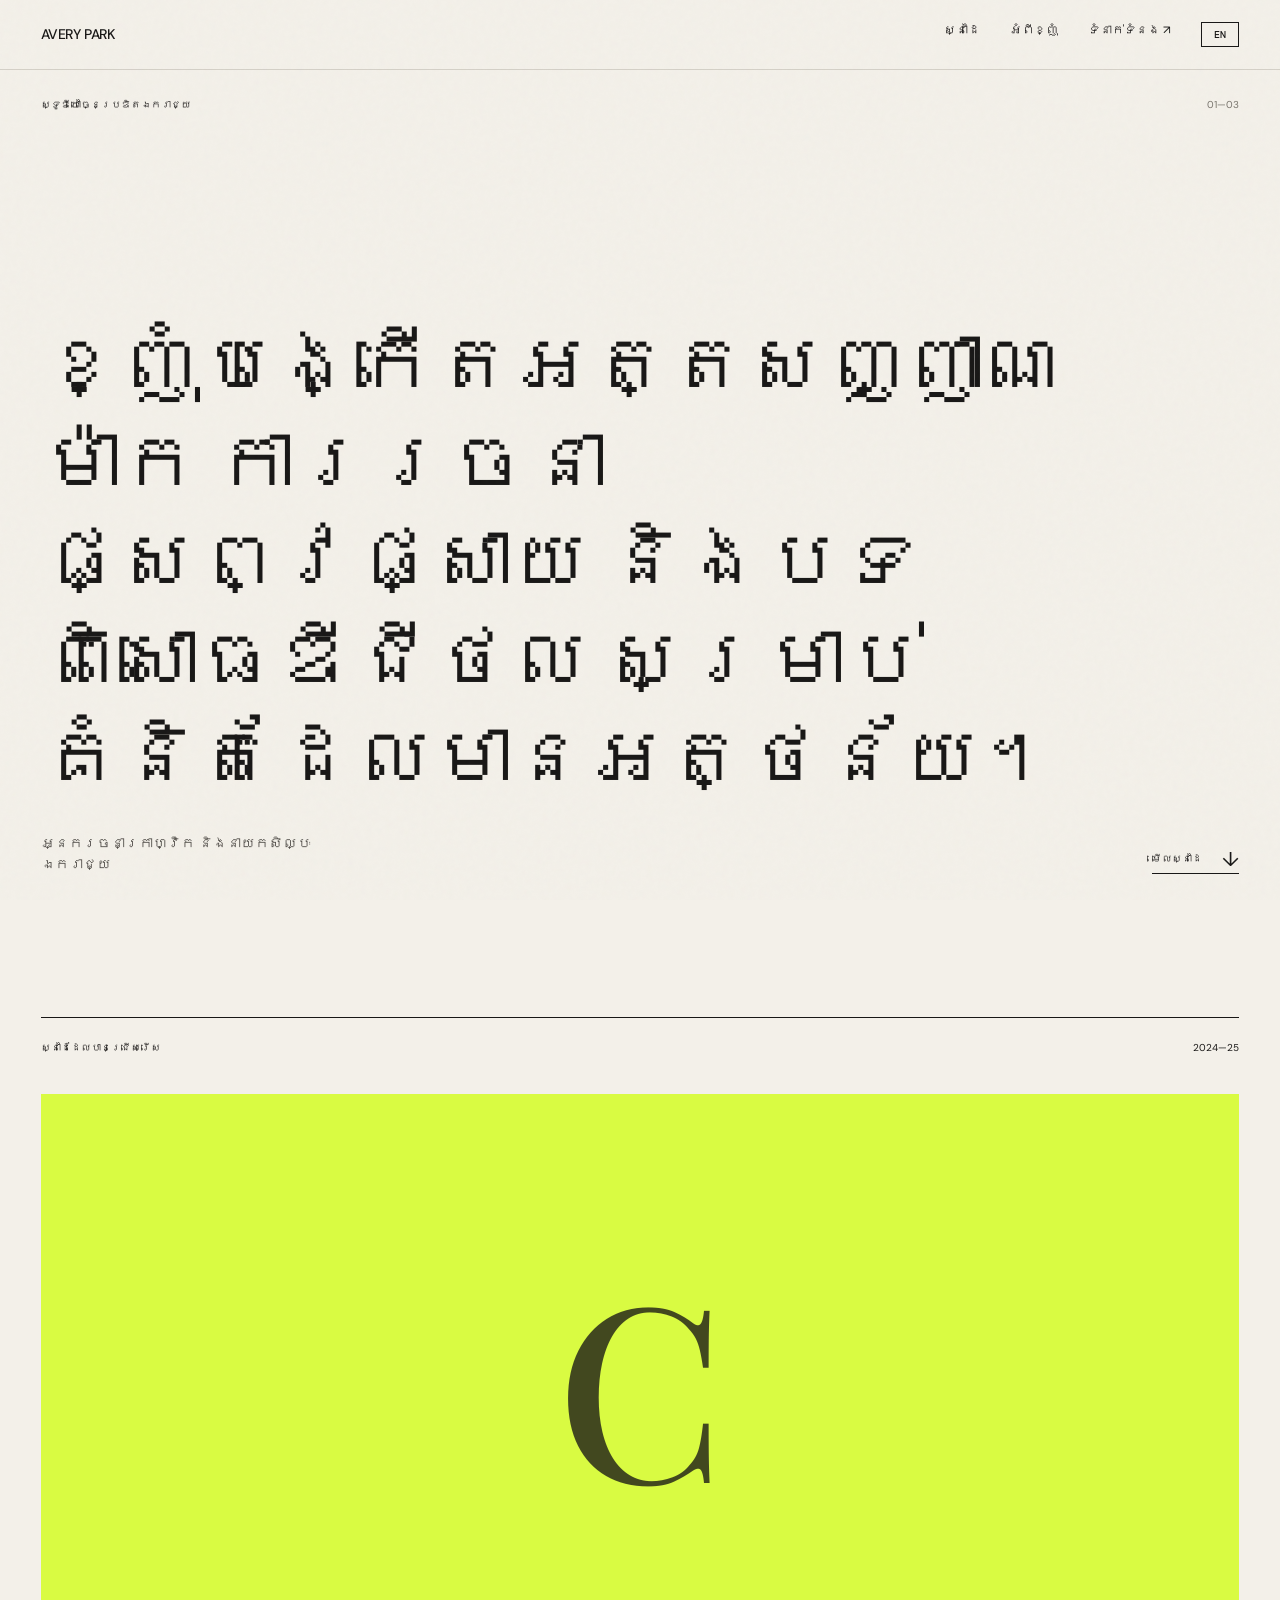
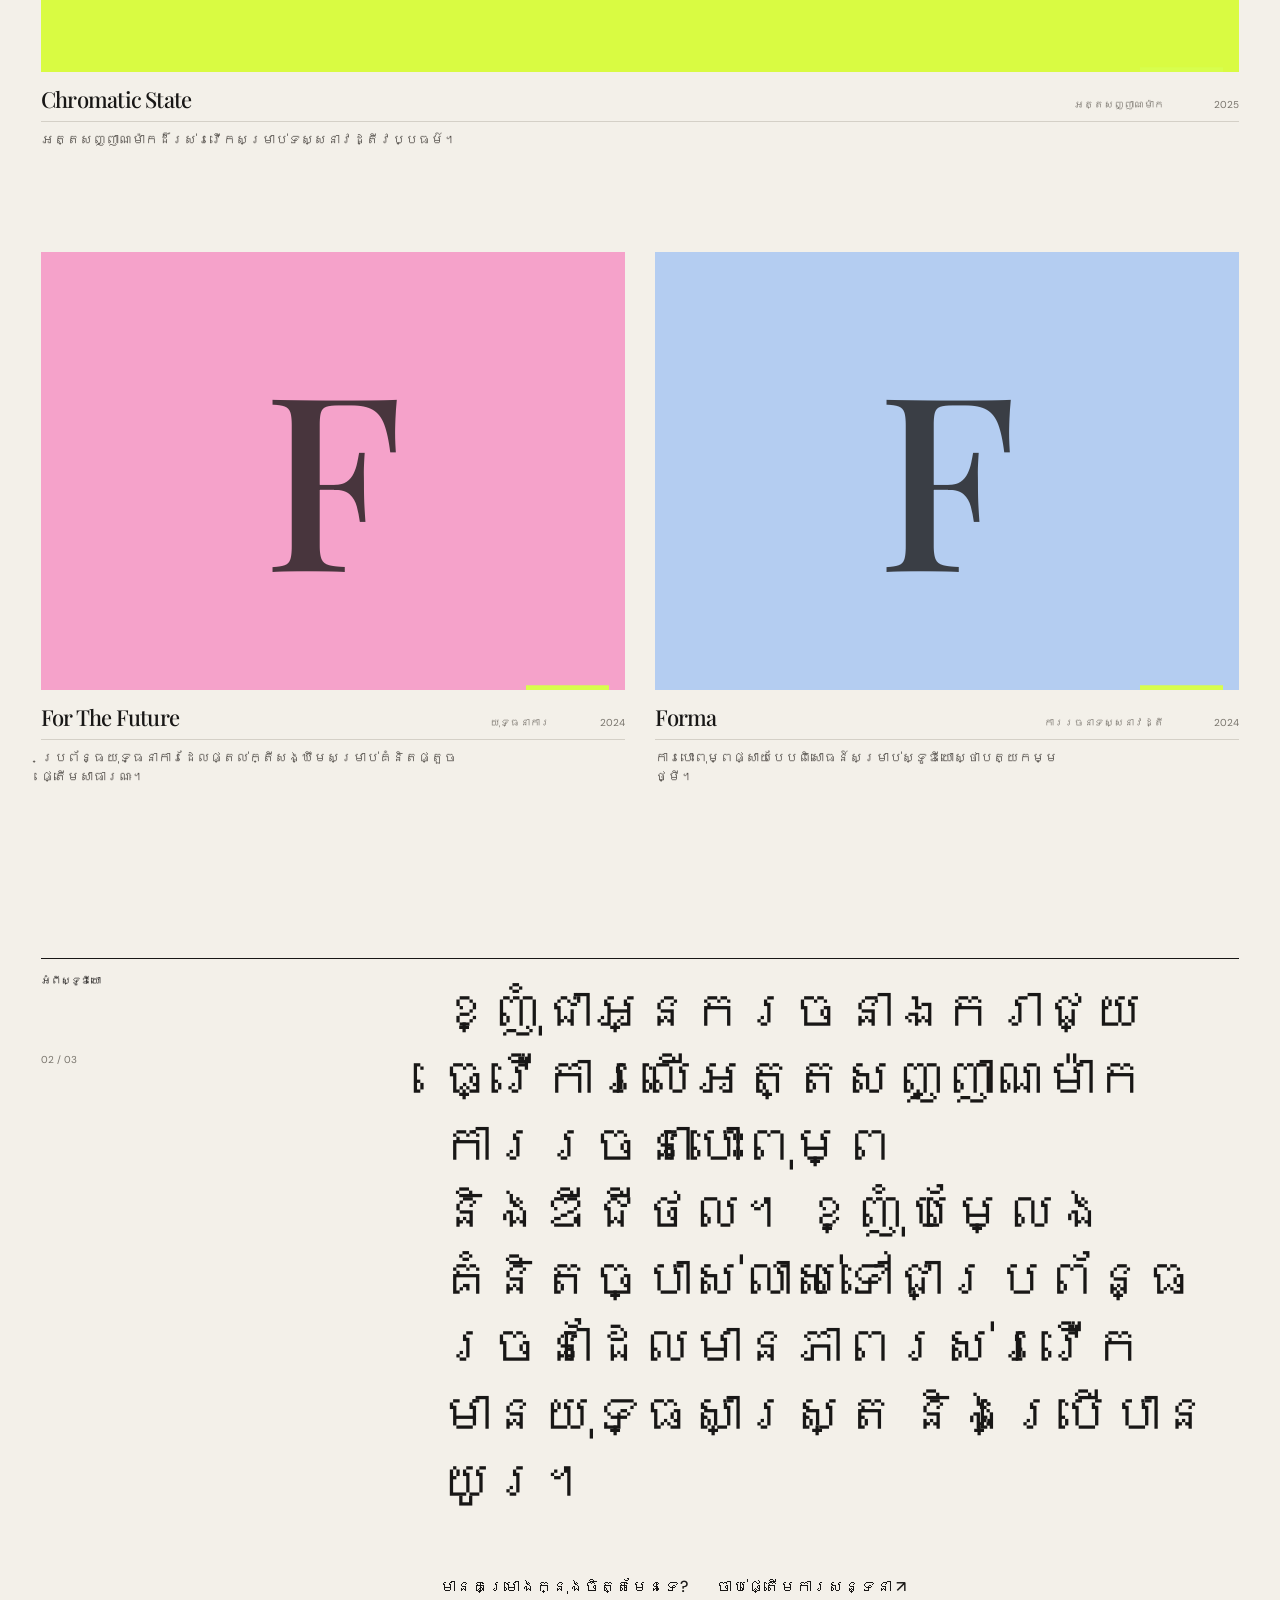
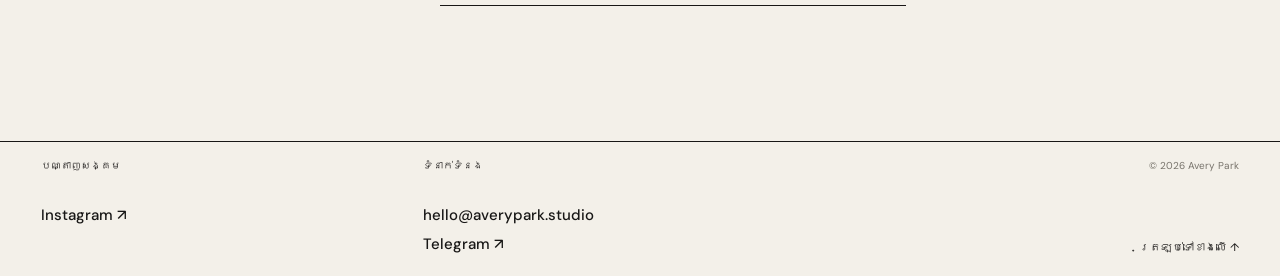
<file: index.html>
﻿<!doctype html>
<html lang="km">
<head>
  <meta charset="utf-8"><meta name="viewport" content="width=device-width,initial-scale=1">
  <meta name="description" content="Independent graphic designer and art director in Cambodia.">
  <title>Portfolio</title><link rel="stylesheet" href="/style.css">
</head>
<body>
  <div class="grain"></div>
  <header class="site-header"><a class="wordmark" href="#top" id="nav-name">Portfolio</a><nav><a href="#work" data-i18n="work">Selected work</a><a href="#about" data-i18n="about">About</a><a id="contact-link" href="#about"><span data-i18n="contact">Contact</span> <i>↗</i></a><button class="language-toggle" id="language-toggle" type="button" aria-label="Change language">ខ្មែរ</button></nav></header>
  <main>
    <section id="top" class="hero"><div class="hero-top"><p class="eyebrow" data-i18n="practice">Independent creative practice</p><p class="hero-number">01—03</p></div><h1 id="intro"></h1><div class="hero-bottom"><p class="role" id="role"></p><a class="scroll-link" href="#work"><span data-i18n="explore">Scroll to explore</span><b>↓</b></a></div></section>
    <section id="work" class="work"><div class="section-head"><p data-i18n="selected">Selected work</p><p>2024—25</p></div><div class="grid" id="projects"></div></section>
    <section id="about" class="about"><div><p class="eyebrow" data-i18n="studio">The studio</p><p class="about-index">02 / 03</p></div><div class="about-copy"><h2 id="about-text"></h2><a id="about-email" class="contact-cta" href="#"><span data-i18n="projectPrompt">Have a project in mind?</span><b data-i18n="talk">Let’s talk ↗</b></a></div></section>
  </main>
  <footer><div><p class="eyebrow" data-i18n="elsewhere">Elsewhere</p><a id="instagram" target="_blank" rel="noreferrer">Instagram ↗</a></div><div><p class="eyebrow" data-i18n="contact">Contact</p><a id="footer-email"></a><a id="telegram-link" class="telegram-link" target="_blank" rel="noreferrer">Telegram ↗</a></div><div class="footer-end"><span id="copyright"></span><a href="#top" data-i18n="top">Back to top ↑</a></div></footer>
  <script src="/site.js"></script>
</body></html>
</file>
<file: style.css>
﻿@import url('https://fonts.googleapis.com/css2?family=DM+Mono:wght@400;500&family=DM+Sans:opsz,wght@9..40,400;9..40,500&family=Playfair+Display:ital,wght@0,500;0,600;1,500;1,600&display=swap');
:root{--ink:#181716;--paper:#f3f0e9;--muted:#77736b;--line:#d4d0c7;--acid:#d8fe4d;--serif:'Playfair Display',Georgia,serif;--mono:'DM Mono',monospace;--sans:'DM Sans',sans-serif}*{box-sizing:border-box}html{scroll-behavior:smooth}body{margin:0;background:var(--paper);color:var(--ink);font-family:var(--mono);font-size:12px;line-height:1.45}.grain{opacity:.3;pointer-events:none;position:fixed;inset:0;z-index:10;background-image:url("data:image/svg+xml,%3Csvg viewBox='0 0 180 180' xmlns='http://www.w3.org/2000/svg'%3E%3Cfilter id='n'%3E%3CfeTurbulence type='fractalNoise' baseFrequency='.8' numOctaves='4' stitchTiles='stitch'/%3E%3C/filter%3E%3Crect width='100%25' height='100%25' filter='url(%23n)' opacity='.08'/%3E%3C/svg%3E")}a{color:inherit;text-decoration:none}.site-header{height:70px;border-bottom:1px solid var(--line);padding:0 3.2vw;display:flex;align-items:center;justify-content:space-between;text-transform:uppercase;letter-spacing:.035em;position:relative;z-index:1}.wordmark{font-weight:500;letter-spacing:-.035em;font-size:14px}.site-header nav{display:flex;gap:30px}.site-header i{font-style:normal}main{padding:0 3.2vw}.hero{min-height:calc(100vh - 70px);padding:28px 0 26px;display:flex;flex-direction:column}.hero-top,.hero-bottom,.section-head{display:flex;justify-content:space-between;align-items:flex-start}.eyebrow{margin:0;text-transform:uppercase;letter-spacing:.06em;font-size:10px}.hero-number,.about-index{margin:0;color:var(--muted);font-size:10px}.hero h1{max-width:1230px;margin:auto 0 32px;font:500 clamp(3.7rem,8.7vw,9.5rem)/.92 var(--serif);letter-spacing:-.065em}.hero-bottom{align-items:end}.role{font-family:var(--sans);font-size:14px;max-width:310px;margin:0;color:#4e4b46}.scroll-link{display:flex;align-items:center;gap:20px;border-bottom:1px solid var(--ink);padding-bottom:7px;font-size:10px;text-transform:uppercase}.scroll-link b{font-size:20px;font-weight:400;line-height:.5}.work{padding-top:13vh}.section-head{border-top:1px solid var(--ink);padding:13px 0 28px;text-transform:uppercase;font-size:10px;letter-spacing:.06em}.grid{display:grid;grid-template-columns:repeat(2,minmax(0,1fr));gap:8vw 2.4vw}.project-featured{grid-column:span 2}.image{height:auto;aspect-ratio:4/3;position:relative;overflow:hidden;display:grid;place-items:center;background:#dad5cb}.project-featured .image{aspect-ratio:2.07/1}.image img{width:100%;height:100%;object-fit:cover;display:block;transition:transform .7s cubic-bezier(.2,.7,.2,1)}.image em{position:absolute;right:16px;bottom:15px;background:var(--acid);padding:9px 12px;transform:translateY(130%);transition:transform .35s ease;font-style:normal;text-transform:uppercase;font-size:10px}.project-link:hover .image img{transform:scale(1.035)}.project-link:hover .image em{transform:translateY(0)}.placeholder span{font:500 clamp(6rem,19vw,19rem)/1 var(--serif);opacity:.78}.ph1{background:#d9fb42}.ph2{background:#f5a2ca}.ph3{background:#b4cdf1}.project-meta{display:grid;grid-template-columns:1fr auto 60px;gap:15px;align-items:baseline;border-bottom:1px solid var(--line);padding:14px 0 8px}.project-meta h2{margin:0;font:500 24px var(--serif);letter-spacing:-.035em}.project-meta p{margin:0;font-size:10px;text-transform:uppercase;color:var(--muted)}.project-meta p:last-child{text-align:right}.description{margin:9px 0 0;max-width:430px;font-family:var(--sans);font-size:13px;color:#57534e}.about{margin-top:19vh;display:grid;grid-template-columns:1fr 2fr;border-top:1px solid var(--ink);padding:15px 0 15vh}.about-index{margin-top:65px}.about-copy h2{margin:0 0 65px;max-width:960px;font:500 clamp(2.4rem,4.7vw,5.2rem)/1.02 var(--serif);letter-spacing:-.055em}.contact-cta{display:inline-flex;gap:28px;align-items:center;padding:0 0 8px;border-bottom:1px solid var(--ink);font:500 16px var(--sans)}.contact-cta b{font-weight:500}footer{display:grid;grid-template-columns:1fr 1fr 1.2fr;gap:20px;border-top:1px solid var(--ink);padding:17px 3.2vw 22px}footer .eyebrow{margin-bottom:31px}footer a{font:500 15px var(--sans)}.footer-end{display:flex;flex-direction:column;align-items:flex-end;justify-content:space-between;color:var(--muted);font-size:10px}.footer-end a{font:11px var(--mono);text-transform:uppercase;color:var(--ink)}@media(max-width:700px){.site-header{height:58px;padding:0 5vw}.site-header nav a:not(:last-child){display:none}main{padding:0 5vw}.hero{min-height:calc(88vh - 58px)}.hero h1{font-size:clamp(3.35rem,14.2vw,5.6rem);line-height:.94}.role{font-size:13px}.work{padding-top:11vh}.grid{grid-template-columns:1fr;gap:55px}.project-featured{grid-column:auto}.project-featured .image,.image{aspect-ratio:1.2/1}.project-meta{grid-template-columns:1fr auto}.project-meta p:last-child{display:none}.project-meta h2{font-size:22px}.about{margin-top:16vh;grid-template-columns:1fr;padding-bottom:11vh}.about-index{margin-top:24px;margin-bottom:45px}.about-copy h2{font-size:clamp(2.35rem,10.7vw,4rem);margin-bottom:44px}.contact-cta{font-size:14px;gap:15px}footer{padding:18px 5vw 24px;grid-template-columns:1fr 1fr;gap:42px 12px}.footer-end{grid-column:1/-1;display:flex;flex-direction:row;align-items:center;padding-top:6px}.image em{transform:translateY(0);font-size:9px;padding:7px 9px}}
@import url('https://fonts.googleapis.com/css2?family=Noto+Sans+Khmer:wght@400;500;600&family=Noto+Serif+Khmer:wght@400;500;600&display=swap');
.language-toggle{font:500 10px var(--mono);letter-spacing:.03em;border:1px solid var(--ink);background:transparent;color:var(--ink);padding:5px 7px;cursor:pointer;min-width:38px}.telegram-link{display:block;margin-top:9px}.khmer{font-family:'Noto Sans Khmer',var(--sans);letter-spacing:0}.khmer .site-header,.khmer .eyebrow,.khmer .section-head,.khmer .scroll-link,.khmer .footer-end a{font-family:'Noto Sans Khmer',var(--sans);letter-spacing:0}.khmer .hero h1,.khmer .about-copy h2,.khmer .project-meta h2{font-family:'Noto Serif Khmer',var(--serif);letter-spacing:-.035em;line-height:1.22}.khmer .role,.khmer .description,.khmer .contact-cta, .khmer footer a{font-family:'Noto Sans Khmer',var(--sans)}.khmer .hero h1{font-size:clamp(2.6rem,6.3vw,6.8rem);max-width:1070px}.khmer .about-copy h2{font-size:clamp(2.1rem,4.1vw,4.5rem);line-height:1.28}.khmer .project-meta h2{font-size:22px}.khmer .project-meta p{font-family:'Noto Sans Khmer',var(--sans);text-transform:none}@media(max-width:700px){.site-header nav{gap:14px}.language-toggle{padding:4px 6px}.khmer .hero h1{font-size:clamp(2.25rem,10.2vw,4rem);line-height:1.24}.khmer .about-copy h2{font-size:clamp(1.9rem,8.3vw,3rem)}}
</file>
